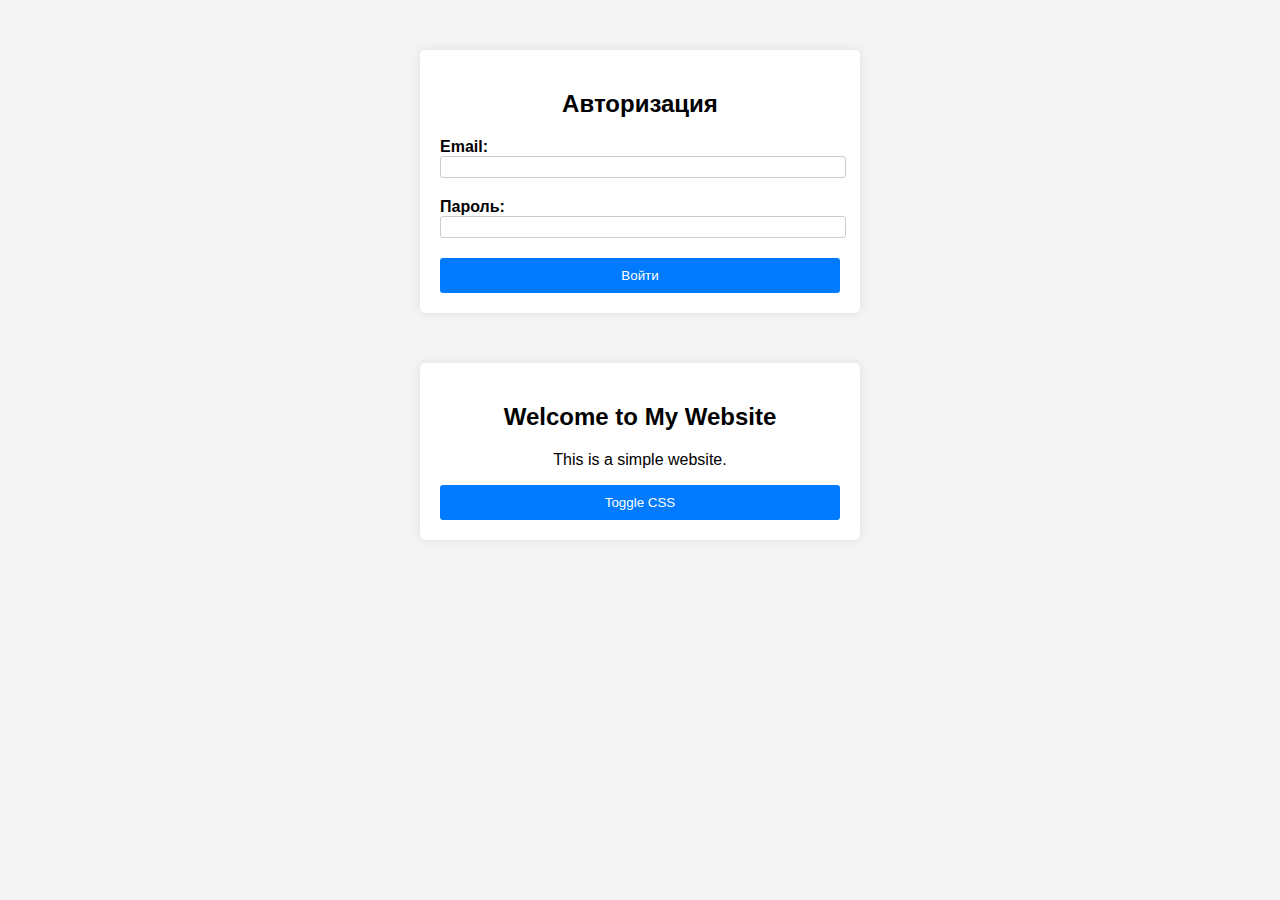
<file: index.html>
<!DOCTYPE html>
<html lang="ru">
<head>
<meta charset="UTF-8">
<meta name="viewport" content="width=device-width, initial-scale=1.0">
<title>Авторизация</title>
<link rel="stylesheet" href="styles.css">
</head>
<body>

<div class="container">
  <h2>Авторизация</h2>
  <form id="loginForm">
    <div class="form-group">
      <label for="email">Email:</label>
      <input type="email" id="email" name="email" required>
      <div class="error" id="emailError"></div>
    </div>
    <div class="form-group">
      <label for="password">Пароль:</label>
      <input type="password" id="password" name="password" minlength="6" required>
      <div class="error" id="passwordError"></div>
    </div>
    <button type="submit">Войти</button>
  </form>
</div>

<div class="container" style="text-align: center;">
  <h2>Welcome to My Website</h2>
  <p class="p_align_center">This is a simple website.</p>
  <button class="button_toogle" onclick="addCSS()" id="button_toogle">Toggle CSS</button>
</div>
<script src="script.js"></script>
</body>
</html>
</file>
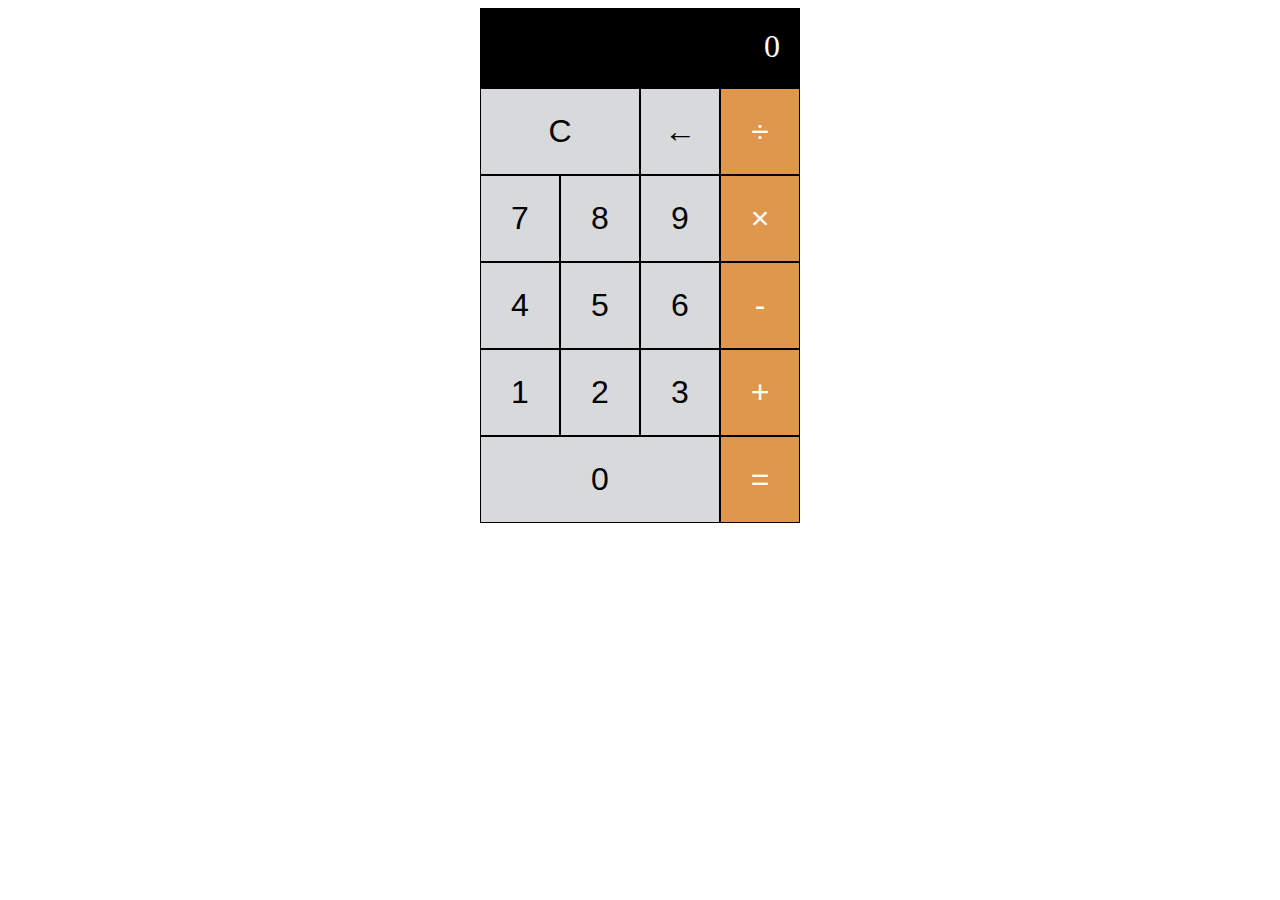
<file: calc/index.html>
<!DOCTYPE html>
<html>
<head>
    <meta charset="UTF-8">
    <meta name="viewport" content="width=device-width, initial-scale=1.0">
    <title>Калькулятор</title>
    <link rel="stylesheet" href="styles.css">
</head>
<body>
    <div class="calculator-grid">
        <div class="output">0</div>
        <button class="span-two">C</button>
        <button>&larr;</button>
        <button class="calculator_button_color">&divide;</button>
        <button>7</button>
        <button>8</button>
        <button>9</button>
        <button class="calculator_button_color">&times;</button>
        <button>4</button>
        <button>5</button>
        <button>6</button>
        <button class="calculator_button_color">-</button>
        <button>1</button>
        <button>2</button>
        <button>3</button>
        <button class="calculator_button_color">+</button>
        <button class="span-three">0</button>

        <button class="calculator_button_color">=</button>
    </div>
</body>
</html>
</file>
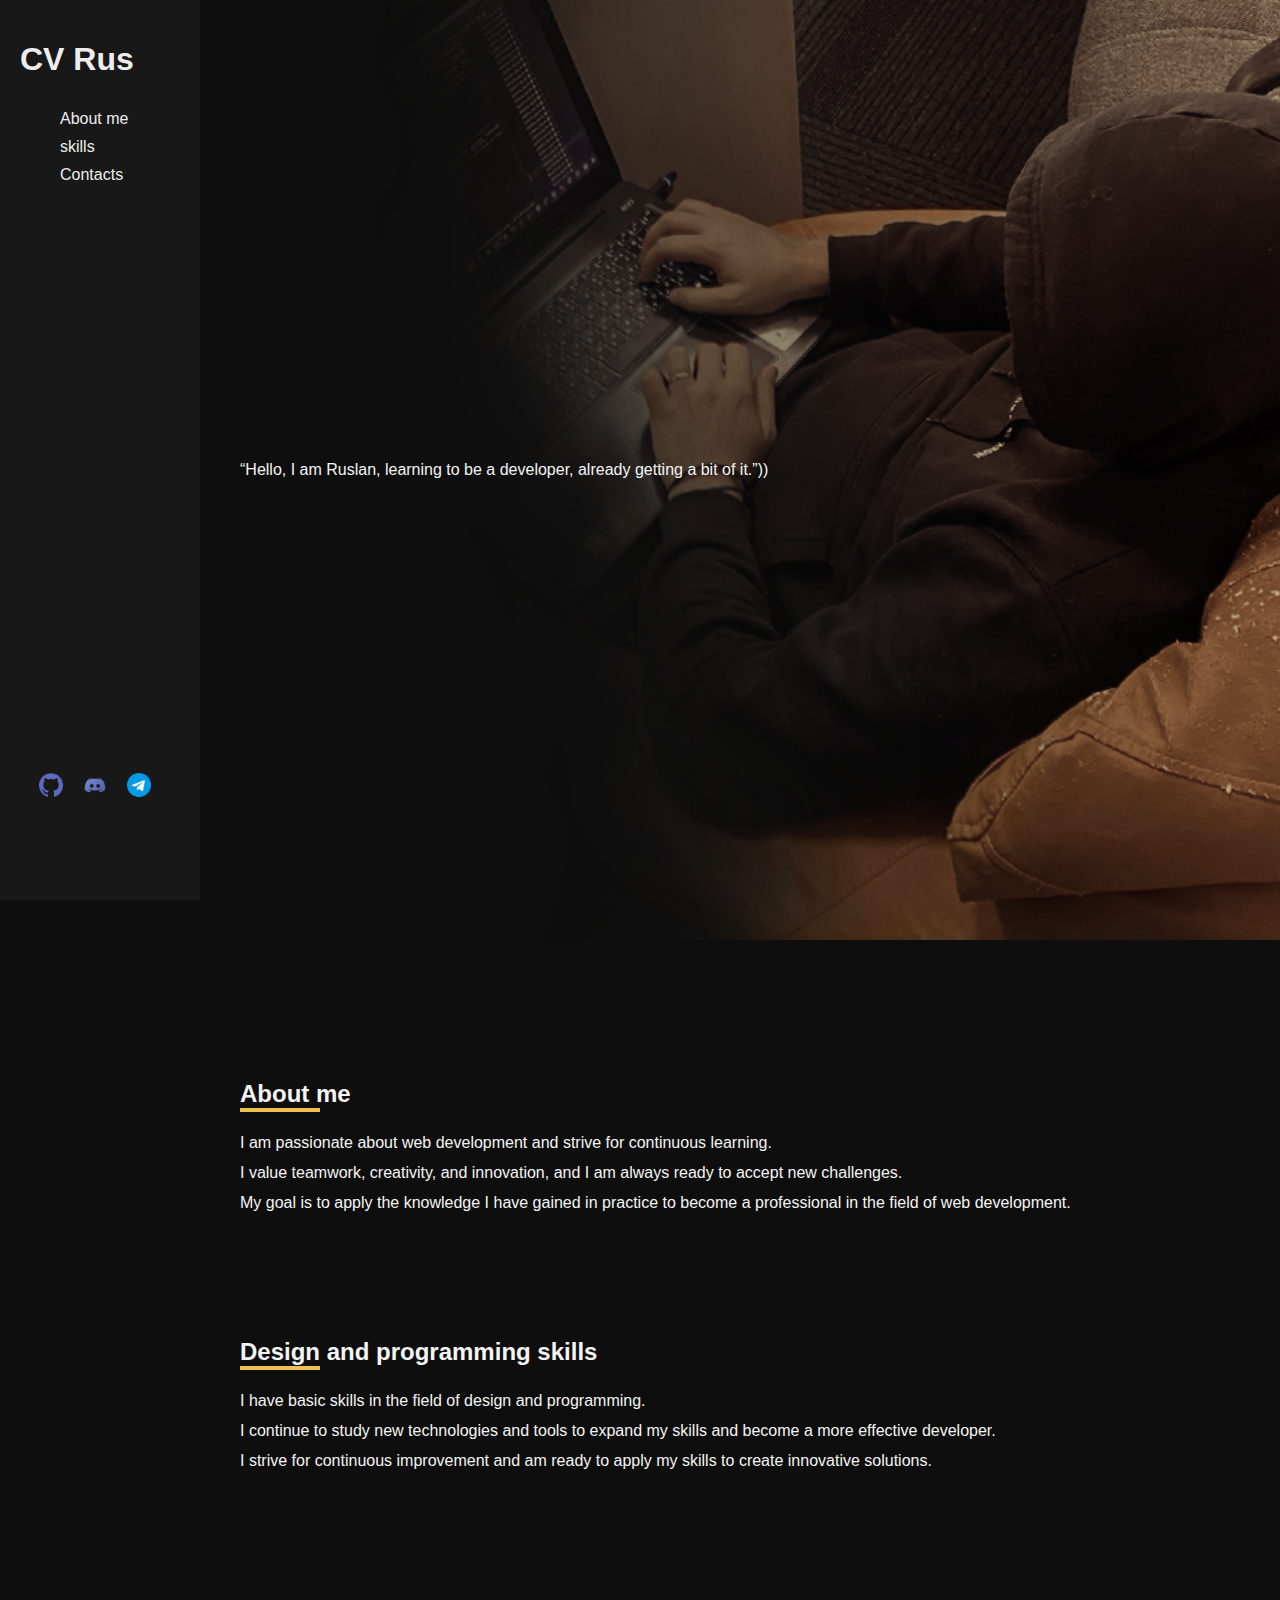
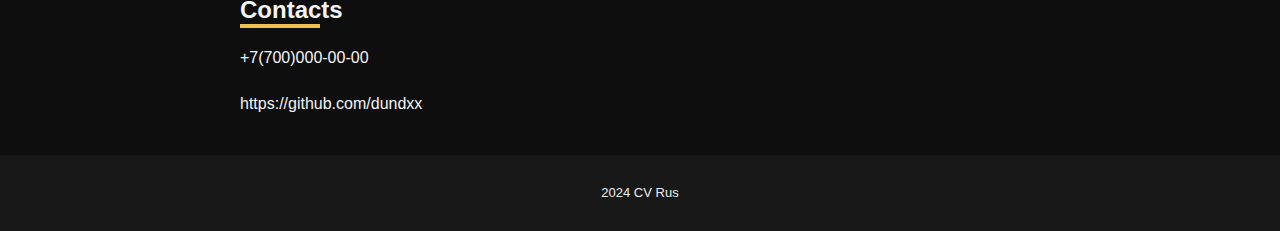
<file: cv/index.html>
<!DOCTYPE html>
<html>
<head>
    <meta charset="UTF-8">
    <meta name="viewport" content="width=device-width, initial-scale=1.0">
    <title>CV Rus</title>
    <link rel="stylesheet" href="styles.css">
</head>
<body>
    <div class="sidebar">
        <h1><a href="#im">CV Rus</a></h1>
        <ul>
            <li><a href="#about">About me</a></li>
            <li><a href="#skills">skills</a></li>
            <li><a href="#contact">Contacts</a></li>
        </ul>
        <div class="icon-conteqner">
            <div class="icon-container">
            <a href="https://github.com/dundxx" target="_blank"><img class="icon" src="./images/icons/github_icon.png" alt="github"></a>
            <img class="icon" src="./images/icons/discord_icon.png" alt="discord">
            <img class="icon" src="./images/icons/telegram_icon.png" alt="telegram">
            </div>
        </div>
    </div>
    <div  id="im" class="content_header">
        <p>“Hello, I am Ruslan, learning to be a developer, already getting a bit of it.”))</p>
    </div>
    <div class="content">
        <h2 id="about">About me</h2>
        <p>I am passionate about web development and strive for continuous learning.<br> 
            I value teamwork, creativity, and innovation, and I am always ready to accept new challenges.<br> 
            My goal is to apply the knowledge I have gained in practice to become a professional in the field of web development.</p>
        <h2 id="skills">Design and programming skills</h2>
        <p>I have basic skills in the field of design and programming.<br> 
            I continue to study new technologies and tools to expand my skills and become a more effective developer.<br> 
            I strive for continuous improvement and am ready to apply my skills to create innovative solutions.</p>
        <h2 id="contact">Contacts</h2>
        <p>+7(700)000-00-00</p>
        <p>https://github.com/dundxx</p>
    </div>
    <div class="footer">
        <p>2024 CV Rus</p>
    </div>
</body>
</html>
</file>
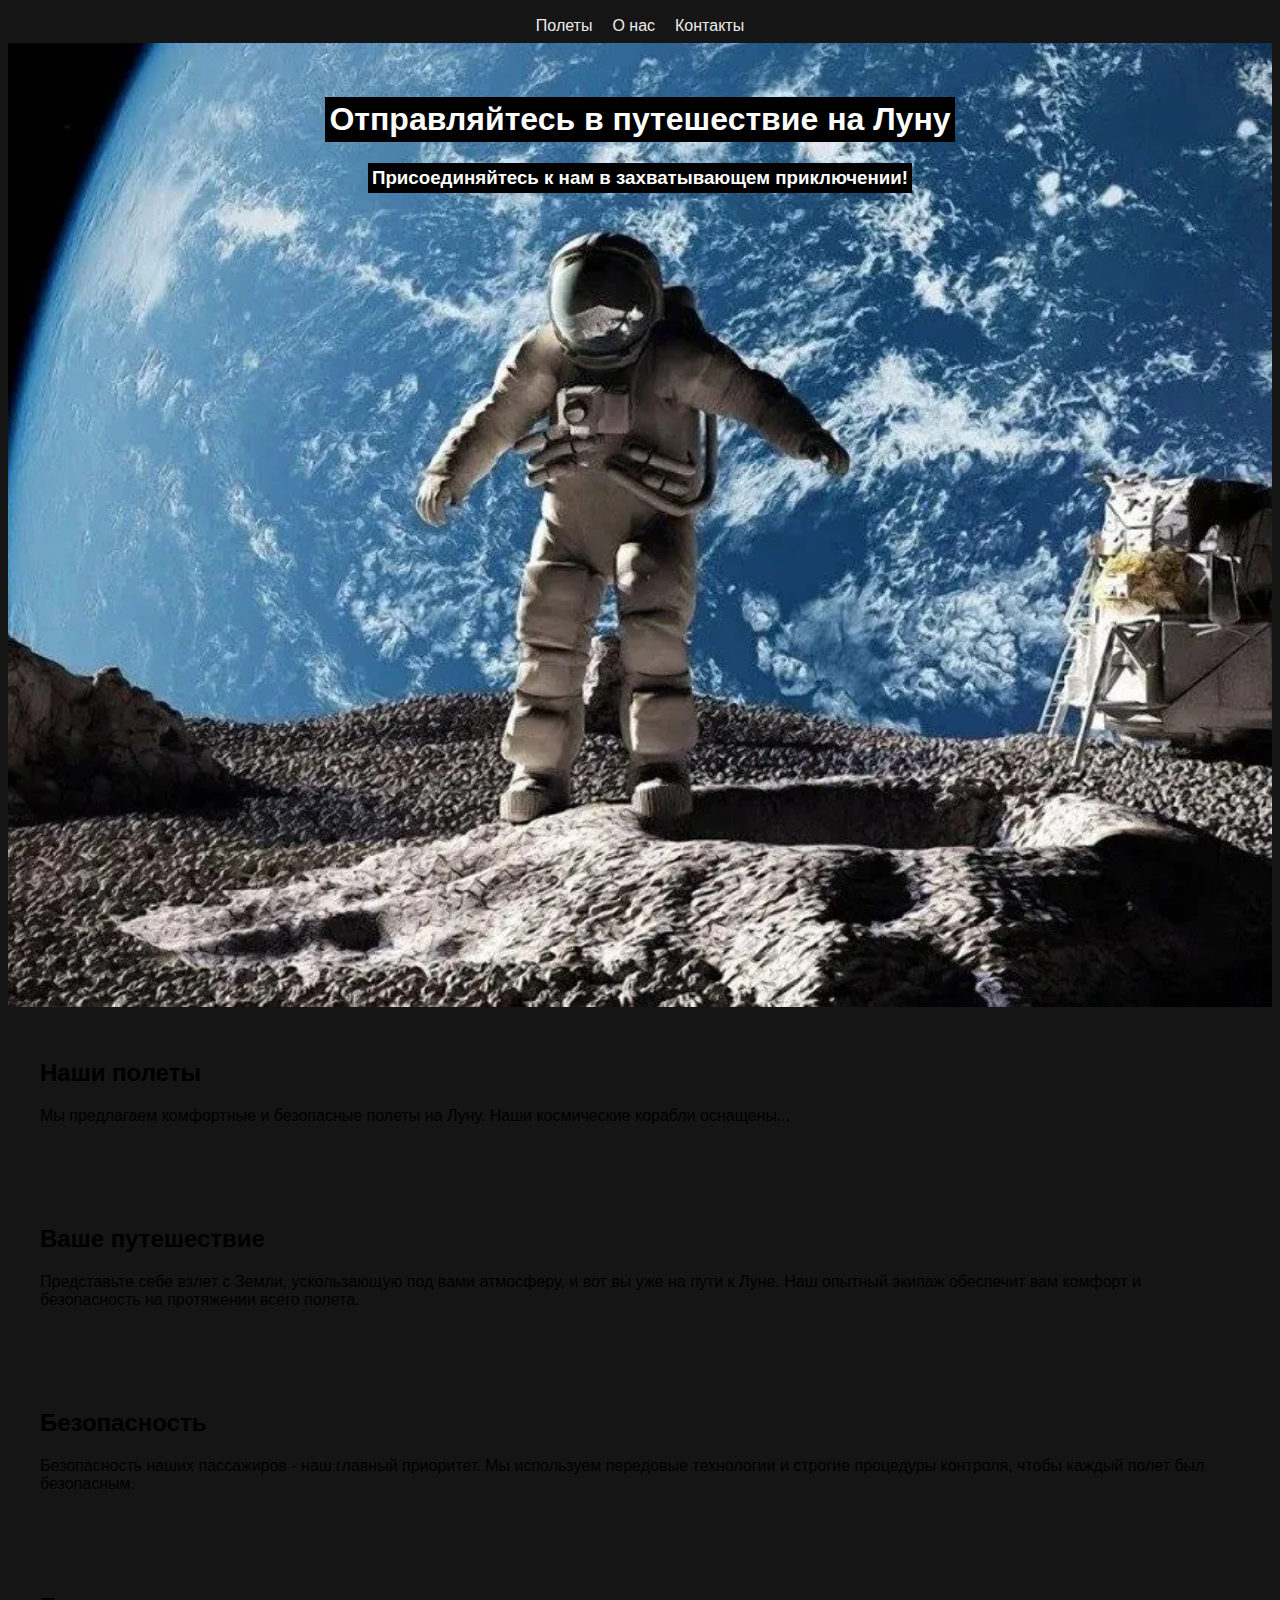
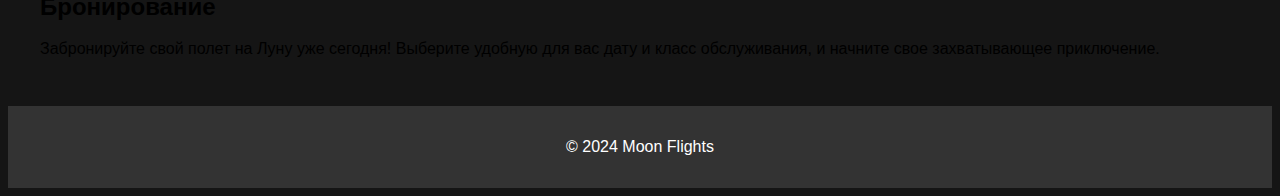
<file: site-team/index.html>
<!DOCTYPE html>
<html lang="ru">
<head>
<meta charset="UTF-8">
<meta name="viewport" content="width=device-width, initial-scale=1.0">
<title>Полеты на Луну</title>
<link rel="stylesheet" href="styles.css">
</head>
<body>

<div class="menu">
  <a href="#flights">Полеты</a>
  <a href="#about">О нас</a>
  <a href="#contact">Контакты</a>
</div>

<div class="header">
    <div class="conteinerCenter">
        <h1 class="backgroundText">Отправляйтесь в путешествие на Луну</h1>
        <h3 class="backgroundText">Присоединяйтесь к нам в захватывающем приключении!</h3>
    </div>
</div>

<div class="section" id="flights">
  <h2>Наши полеты</h2>
  <p>Мы предлагаем комфортные и безопасные полеты на Луну. Наши космические корабли оснащены...</p>

</div>

<div class="section" id="experience">
    <h2>Ваше путешествие</h2>
    <p>Представьте себе взлет с Земли, ускользающую под вами атмосферу, и вот вы уже на пути к Луне. Наш опытный экипаж обеспечит вам комфорт и безопасность на протяжении всего полета.</p>

  </div>
  
  <div class="section" id="safety">
    <h2>Безопасность</h2>
    <p>Безопасность наших пассажиров - наш главный приоритет. Мы используем передовые технологии и строгие процедуры контроля, чтобы каждый полет был безопасным.</p>

  </div>
  
  <div class="section" id="booking">
    <h2>Бронирование</h2>
    <p>Забронируйте свой полет на Луну уже сегодня! Выберите удобную для вас дату и класс обслуживания, и начните свое захватывающее приключение.</p>

  </div>
  

<div class="footer">
  <p>© 2024 Moon Flights</p>
</div>

</body>
</html>
</file>
<file: styles.css>
body {
    font-family: Arial, sans-serif;
    background-color: #f4f4f4;
  }
  
  .container {
    max-width: 400px;
    margin: 50px auto;
    padding: 20px;
    background-color: #fff;
    border-radius: 5px;
    box-shadow: 0 0 10px rgba(0, 0, 0, 0.1);
  }
  
  h2 {
    text-align: center;
  }
  
  .form-group {
    margin-bottom: 20px;
  }
  
  label {
    display: block;
    font-weight: bold;
  }
  
  input[type="email"],
  input[type="password"] {
    width: 100%;
    font-size: medium;
    border: 1px solid #ccc;
    border-radius: 3px;
  }
  
  .error {
    color: red;
    font-size: 14px;
    margin-top: 5px;
  }
  
  button {
    width: 100%;
    padding: 10px;
    background-color: #007bff;
    border: none;
    color: #fff;
    border-radius: 3px;
    cursor: pointer;
  }
  
  button:hover {
    background-color: #0056b3;
  }
</file>
<file: calc/styles.css>
.calculator-grid {
    display: grid;
    justify-content: center;
    align-content: center;
    grid-template-columns: repeat(4, 80px);
    grid-template-rows: minmax(80px, auto) repeat(5, 1fr);
}

.calculator-grid > button {
    font-size: 2rem;
    border: solid 1.5px;
    border-color: #000000;
    padding: 1.5rem 0;
    background-color: #D8D9DB;;
    transition: background-color 0.3s ease;
}

.calculator-grid > button:hover {
    background-color: #ffffffe6;
}

.calculator-grid > button:active {
    background-color: #58c182e6;
}

button.calculator_button_color:hover {
    background-color:#ff9e37;
}

button.calculator_button_color {
    background-color:#DF974C;
    color:#ffffff;
}

.span-three {
    grid-column: span 3;
}

.span-two {
    grid-column: span 2;
}

.output {
    grid-column: span 4;
    text-align: right;
    padding: 20px 20px;
    background-color: #000000;
    color: white;
    font-size: 2rem;
}
</file>
<file: cv/styles.css>
html {
    scroll-behavior: smooth;
}
body {
    font-family: Arial, sans-serif;
    background-color: #0e0e0e;
    color: #f4f4f4;
    margin: 0;
}
h2 {
    padding-top: 100px;
}
.content h2:after {
	display: block;
	position: absolute;
    width: 80px;
    height: 4px;
	background-color: #efc14f;
	content: "";

}
p {
    line-height: 30px;
}
.sidebar {
    width: 200px;
    height: 100%;
    position: fixed;
    left: 0;
    top: 0;
    background-color: #181818;
    padding: 20px;
    box-sizing: border-box;
    color: #ededed;
}
.sidebar ul {
    list-style-type: none;
}
.sidebar li {
    padding-top: 10px;
}
.icon-conteqner {
    position: fixed;
    bottom: 100px;
    width: 150px;
}
.icon-container {
    display: flex;
    justify-content: center;
    gap: 20px;
  }
.icon {
    width: 24px;
    height: 24px;
  }
a {
    position: relative;
    color: #ededed;
	cursor: pointer;
	line-height: 1;
	text-decoration: none;
}
.sidebar ul a:hover {
    color:#efc14f;
}
.sidebar ul a:after {
	display: block;
	position: absolute;
	left: 0;
	width: 0;
	height: 2px;
	background-color: #efc14f;
	content: "";
	transition: width 0.3s ease-out;
}
.sidebar ul a:hover:after,
.sidebar ul a:focus:after {
	width: 60%;
}
.content {
    margin-left: 220px;
    padding: 20px;
}
.content_header {
    display: grid;
    align-content: center;
    margin-left: 220px;
    padding: 20px;
    height: 100vh;
    background-image: url('./images/myPhoto3.png');
    background-repeat: no-repeat;
    background-size: cover;
    background-position: right;
}
.footer {
    left: 0;
    bottom: 0;
    width: 100%;
    background-color: #181818;
    text-align: center;
    padding: 10px 0;
    color: #ededed;
    font-size: small;
}
</file>
<file: site-team/styles.css>
body { 
    font-family: Arial, sans-serif; 
    background-color: #151515;
}
.menu { 
    display: flex; 
    justify-content: center;
    padding: 0.6em;
    background-color: #151515;
}
.menu a {
    padding: 0 10px;
    position: relative;
    color: #ededed;
	cursor: pointer;
	line-height: 1;
	text-decoration: none;
}
.menu a:hover {
    color:#4fc0ef;
}


.header { 
    text-align: center; 
    padding: 2em; 
    background-image: url('images/luna_header.webp'); 
    background-repeat: no-repeat;
    background-size: cover;
    background-position: center;
    color: white; 
    height: 100vh;
}
.backgroundText {
    background-color: #000;
    width: max-content;
    padding: 4px;
}
.conteinerCenter {
    text-align: -webkit-center;
}
.section { 
    padding: 2em; 
}
.footer { 
    background-color: #333; 
    color: white; 
    text-align: center; 
    padding: 1em; 
}
</file>
